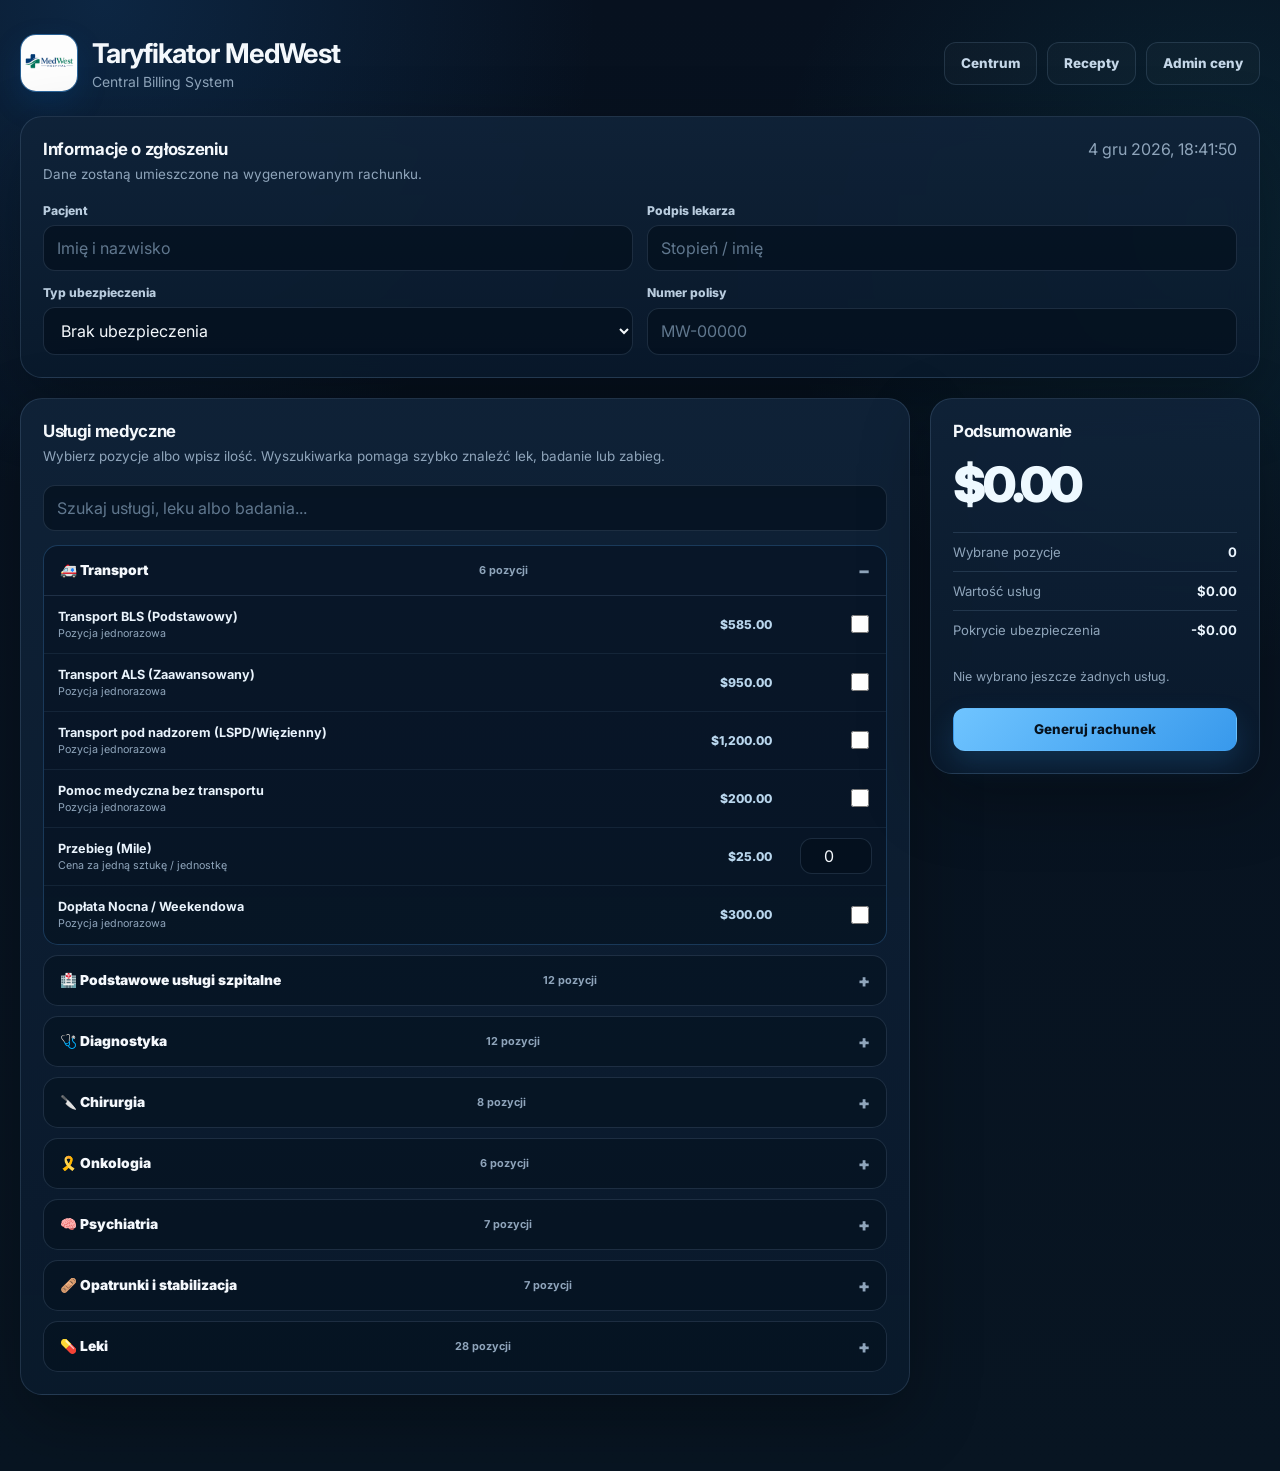
<file: index.html>
<!DOCTYPE html>
<html lang="pl">
<head>
  <meta charset="UTF-8">
  <meta name="viewport" content="width=device-width, initial-scale=1.0">
  <title>MedWest Hospital — Taryfikator</title>
  <link rel="preconnect" href="https://fonts.googleapis.com">
  <link rel="preconnect" href="https://fonts.gstatic.com" crossorigin>
  <link href="https://fonts.googleapis.com/css2?family=Inter:wght@400;600;700;800;900&display=swap" rel="stylesheet">
  <link rel="stylesheet" href="assets/css/style.css">
</head>
<body>
  <main class="app-shell">
    <header class="topbar">
      <div class="brand">
        <div class="logo">
    <img src="assets/img/logo1.png" alt="MedWest Logo" width="58" height="58" onerror="this.hidden=true;this.parentElement.classList.add('logo-fallback')">
</div>
        <div>
          <h1>Taryfikator MedWest</h1>
          <p>Central Billing System</p>
        </div>
      </div>
      <nav class="nav">
        <a href="centrum.html">Centrum</a>
        <a href="recepta.html">Recepty</a>
        <button class="ghost-btn" onclick="openAdmin()">Admin ceny</button>
      </nav>
    </header>

    <section class="panel">
      <div class="panel-title">
        <div>
          <h2>Informacje o zgłoszeniu</h2>
          <p>Dane zostaną umieszczone na wygenerowanym rachunku.</p>
        </div>
        <div id="clock" style="color:var(--muted)"></div>
      </div>
      <div class="form-grid">
        <div class="field"><label>Pacjent</label><input id="patientName" placeholder="Imię i nazwisko"></div>
        <div class="field"><label>Podpis lekarza</label><input id="doctorName" placeholder="Stopień / imię"></div>
        <div class="field"><label>Typ ubezpieczenia</label><select id="insuranceType" oninput="calculate()"><option data-rate="0" value="none">Brak ubezpieczenia</option><option data-rate="0.40" value="basic">Podstawowe — 40%</option><option data-rate="0.60" value="extended">Rozszerzone — 60%</option><option data-rate="0.80" value="advanced">Zaawansowane — 80%</option></select></div>
        <div class="field"><label>Numer polisy</label><input id="policyNumber" placeholder="MW-00000"></div>
      </div>
    </section>

    <section id="adminPanel" class="panel admin-panel">
      <div class="panel-title">
        <div>
          <h2>Panel zarządzania cenami</h2>
          <p>Zmiany zapisują się w pamięci przeglądarki.</p>
        </div>
        <button class="danger-btn" onclick="resetPrices()">Reset cen</button>
      </div>
      <div id="adminGrid" class="admin-grid"></div>
      <button class="primary-btn" style="margin-top:14px" onclick="savePrices()">Zapisz ceny</button>
    </section>

    <section class="tools">
      <div class="panel">
        <div class="panel-title">
          <div>
            <h2>Usługi medyczne</h2>
            <p>Wybierz pozycje albo wpisz ilość. Wyszukiwarka pomaga szybko znaleźć lek, badanie lub zabieg.</p>
          </div>
        </div>
        <input id="serviceSearch" placeholder="Szukaj usługi, leku albo badania..." style="margin-bottom:14px">
        <div id="categoryList" class="category-list"></div>
      </div>

      <aside class="panel summary-box">
        <h2 style="margin:0">Podsumowanie</h2>
        <div class="summary-total" id="final">$0.00</div>
        <div class="summary-row"><span>Wybrane pozycje</span><strong id="selectedCount">0</strong></div>
        <div class="summary-row"><span>Wartość usług</span><strong id="subtotal">$0.00</strong></div>
        <div class="summary-row"><span>Pokrycie ubezpieczenia</span><strong id="discount">-$0.00</strong></div>
        <div id="selectedList" class="selected-list"></div>
        <button class="primary-btn" style="width:100%" onclick="generateInvoice()">Generuj rachunek</button>
      </aside>
    </section>
  </main>
  <div id="toast" class="toast"></div>
  <script src="assets/js/common.js"></script>
  <script src="assets/js/services-data.js"></script>
  <script src="assets/js/billing.js"></script>
</body>
</html>
</file>
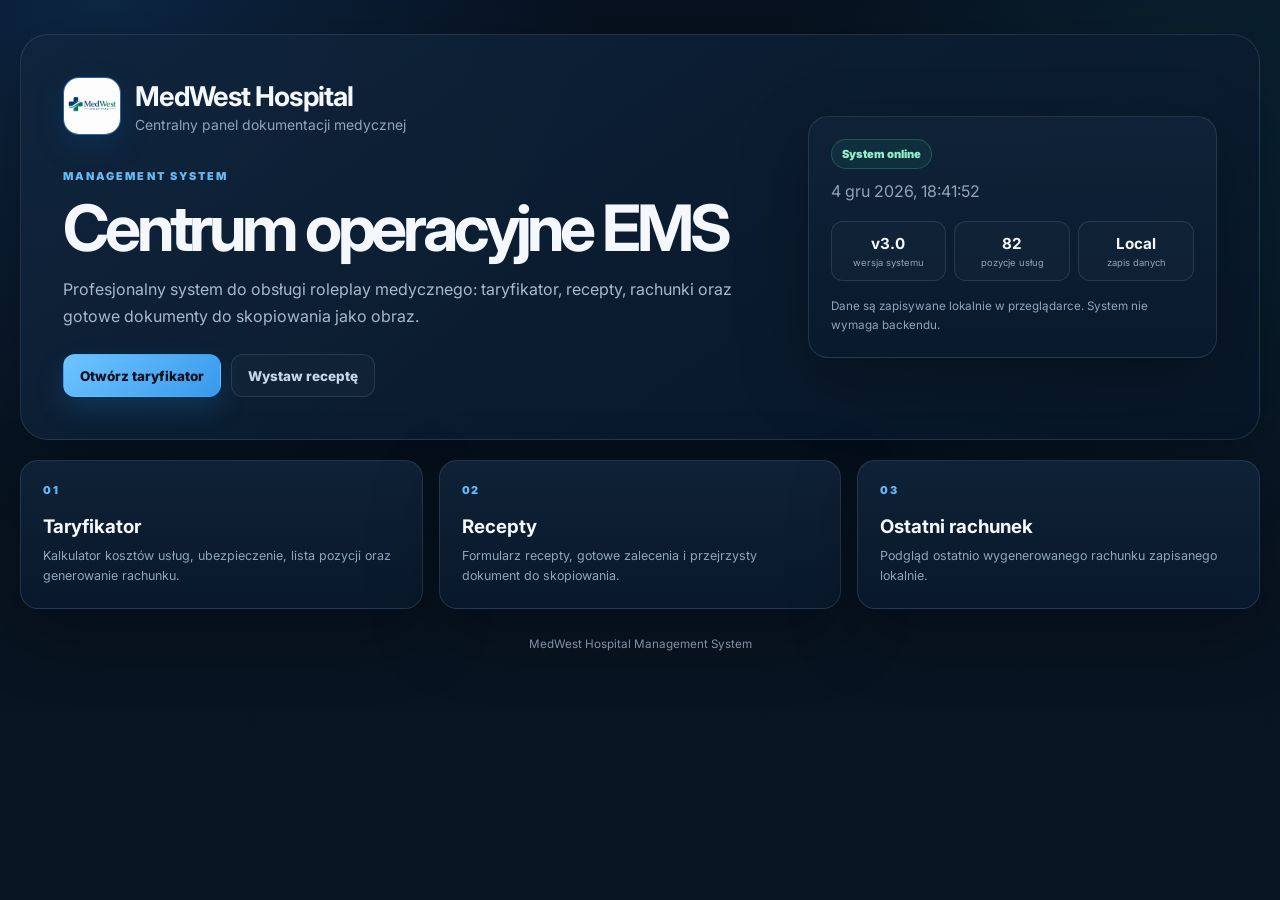
<file: centrum.html>
<!DOCTYPE html>
<html lang="pl">
<head>
  <meta charset="UTF-8">
  <meta name="viewport" content="width=device-width, initial-scale=1.0">
  <title>MedWest Hospital — Centrum</title>
  <link rel="preconnect" href="https://fonts.googleapis.com">
  <link rel="preconnect" href="https://fonts.gstatic.com" crossorigin>
  <link href="https://fonts.googleapis.com/css2?family=Inter:wght@400;600;700;800;900&display=swap" rel="stylesheet">
  <link rel="stylesheet" href="assets/css/style.css">
</head>
<body>
  <main class="app-shell">
    <section class="hero">
      <div>
        <div class="brand">
          <div class="logo">
    <img src="assets/img/logo1.png" alt="MedWest Logo" width="58" height="58" onerror="this.hidden=true;this.parentElement.classList.add('logo-fallback')">
</div>
          <div>
            <h1>MedWest Hospital</h1>
            <p>Centralny panel dokumentacji medycznej</p>
          </div>
        </div>

        <div class="eyebrow" style="margin-top:34px">Management System</div>
        <h2>Centrum operacyjne EMS</h2>
        <p>Profesjonalny system do obsługi roleplay medycznego: taryfikator, recepty, rachunki oraz gotowe dokumenty do skopiowania jako obraz.</p>

        <div class="hero-actions">
          <a class="primary-btn" href="index.html">Otwórz taryfikator</a>
          <a class="ghost-btn" href="recepta.html">Wystaw receptę</a>
        </div>
      </div>

      <aside class="status-card">
        <div class="status-pill">System online</div>
        <div id="clock" style="margin-top:12px;color:var(--muted)"></div>
        <div class="stats">
          <div class="stat"><strong>v3.0</strong><span>wersja systemu</span></div>
          <div class="stat"><strong>82</strong><span>pozycje usług</span></div>
          <div class="stat"><strong>Local</strong><span>zapis danych</span></div>
        </div>
        <p class="subtle-note" style="margin:16px 0 0">Dane są zapisywane lokalnie w przeglądarce. System nie wymaga backendu.</p>
      </aside>
    </section>

    <section class="grid">
      <a class="menu-card" href="index.html">
        <div class="icon">01</div>
        <h3>Taryfikator</h3>
        <p>Kalkulator kosztów usług, ubezpieczenie, lista pozycji oraz generowanie rachunku.</p>
      </a>
      <a class="menu-card" href="recepta.html">
        <div class="icon">02</div>
        <h3>Recepty</h3>
        <p>Formularz recepty, gotowe zalecenia i przejrzysty dokument do skopiowania.</p>
      </a>
      <a class="menu-card" href="rachunek.html">
        <div class="icon">03</div>
        <h3>Ostatni rachunek</h3>
        <p>Podgląd ostatnio wygenerowanego rachunku zapisanego lokalnie.</p>
      </a>
    </section>

    <p class="subtle-note" style="text-align:center;margin-top:26px">MedWest Hospital Management System</p>
  </main>
  <div id="toast" class="toast"></div>
  <script src="assets/js/common.js"></script>
</body>
</html>
</file>
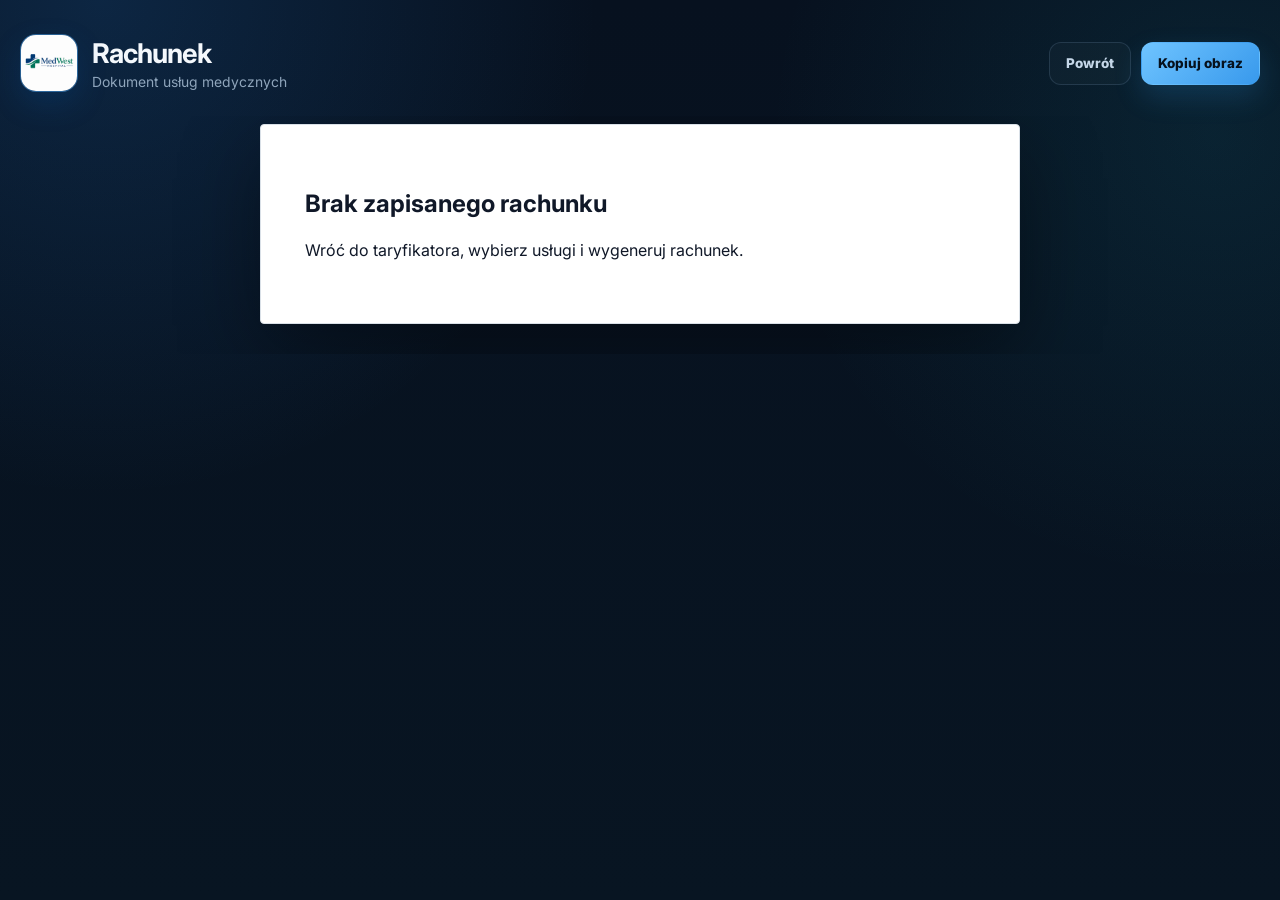
<file: rachunek.html>
<!DOCTYPE html>
<html lang="pl">
<head>
  <meta charset="UTF-8">
  <meta name="viewport" content="width=device-width, initial-scale=1.0">
  <title>MedWest Hospital — Rachunek</title>
  <script src="assets/js/vendor/html2canvas.min.js"></script>
  <link rel="preconnect" href="https://fonts.googleapis.com">
  <link rel="preconnect" href="https://fonts.gstatic.com" crossorigin>
  <link href="https://fonts.googleapis.com/css2?family=Inter:wght@400;600;700;800;900&display=swap" rel="stylesheet">
  <link rel="stylesheet" href="assets/css/style.css">
</head>
<body>
  <main class="app-shell">
    <header class="topbar">
      <div class="brand">
        <div class="logo">
    <img src="assets/img/logo1.png" alt="MedWest Logo" width="58" height="58" onerror="this.hidden=true;this.parentElement.classList.add('logo-fallback')">
</div>
        <div>
          <h1>Rachunek</h1>
          <p>Dokument usług medycznych</p>
        </div>
      </div>
      <nav class="nav">
        <a href="index.html">Powrót</a>
        <button class="primary-btn" onclick="copyElementAsImage('#invoiceCapture', this)">Kopiuj obraz</button>
      </nav>
    </header>

    <section class="document-wrap">
      <div id="invoiceCapture" class="document">
        <div id="invoiceDoc">
          <div class="doc-head">
            <div>
              <h2>Medical Services Invoice</h2>
              <p style="margin:6px 0 0">MedWest Hospital</p>
              <p style="color:#657386;margin:8px 0 0">REF: <span id="docRef"></span></p>
            </div>
            <div class="doc-logo"> <img src="assets/img/logo1.png" alt="MedWest Logo" width="70" height="70" onerror="this.hidden=true;this.parentElement.classList.add('logo-fallback')"></div>
          </div>

          <p><strong>DATA:</strong> <span id="docDate"></span><br><strong>PACJENT:</strong> <span id="docPatient"></span><br><strong>LEKARZ:</strong> <span id="docDoctor"></span></p>
          <p><strong>UBEZPIECZENIE:</strong> <span id="docInsurance"></span><br><strong>NUMER POLISY:</strong> <span id="docPolicy"></span></p>

          <table class="doc-table">
            <thead><tr><th>Opis usługi</th><th style="text-align:center">Ilość</th><th style="text-align:right">Koszt</th></tr></thead>
            <tbody id="docItems"></tbody>
          </table>

          <p style="text-align:right;margin:0">Wartość usług: <strong id="docSubtotal"></strong></p>
          <p style="text-align:right;color:#198754;margin:6px 0">Pokrycie ubezpieczenia: <strong id="docDiscount"></strong></p>
          <div class="doc-total">DO ZAPŁATY: <span id="docTotal"></span></div>

          <div style="margin-top:38px;display:flex;justify-content:space-between;gap:20px;align-items:flex-end">
            <div><small>STATUS: ZATWIERDZONO</small><br><small>LOKALIZACJA: MedWest Hospital</small></div>
            <div style="text-align:right"><small>PODPIS LEKARZA:</small><br><strong id="docDoctor2" style="border-bottom:1px solid #111;min-width:190px;display:inline-block"></strong></div>
          </div>
          <p style="border-top:1px dashed #9aa6b2;padding-top:12px;margin-top:30px;font-size:.78rem;color:#667085">Dokument wygenerowany przez MedWest Hospital Management System.</p>
        </div>
      </div>
    </section>
  </main>
  <div id="toast" class="toast"></div>
  <script src="assets/js/common.js"></script>
  <script src="assets/js/invoice.js"></script>
  <script>window.addEventListener('DOMContentLoaded',()=>{setTimeout(()=>{const a=document.getElementById('docDoctor'),b=document.getElementById('docDoctor2'); if(a&&b)b.textContent=a.textContent},50)})</script>
</body>
</html>
</file>
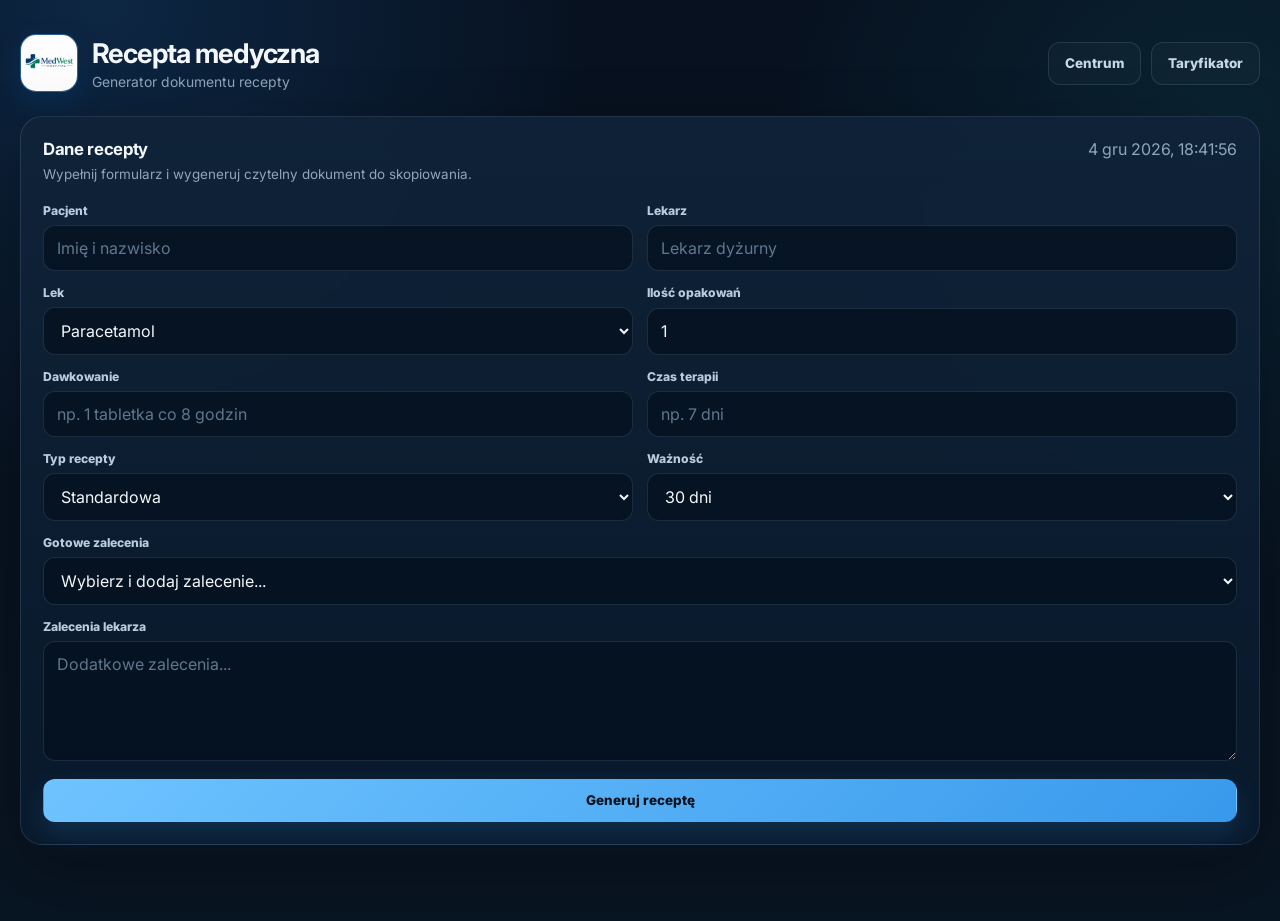
<file: recepta.html>
<!DOCTYPE html>
<html lang="pl">
<head>
  <meta charset="UTF-8">
  <meta name="viewport" content="width=device-width, initial-scale=1.0">
  <title>MedWest Hospital — Recepta</title>
  <link rel="preconnect" href="https://fonts.googleapis.com">
  <link rel="preconnect" href="https://fonts.gstatic.com" crossorigin>
  <link href="https://fonts.googleapis.com/css2?family=Inter:wght@400;600;700;800;900&display=swap" rel="stylesheet">
  <link rel="stylesheet" href="assets/css/style.css">
</head>
<body>
  <main class="app-shell">
    <header class="topbar">
      <div class="brand">
        <div class="logo">
    <img src="assets/img/logo1.png" alt="MedWest Logo" width="58" height="58" onerror="this.hidden=true;this.parentElement.classList.add('logo-fallback')">
</div>
        <div>
          <h1>Recepta medyczna</h1>
          <p>Generator dokumentu recepty</p>
        </div>
      </div>
      <nav class="nav">
        <a href="centrum.html">Centrum</a>
        <a href="index.html">Taryfikator</a>
      </nav>
    </header>

    <section class="panel">
      <div class="panel-title">
        <div>
          <h2>Dane recepty</h2>
          <p>Wypełnij formularz i wygeneruj czytelny dokument do skopiowania.</p>
        </div>
        <div id="clock" style="color:var(--muted)"></div>
      </div>

      <div class="form-grid">
        <div class="field"><label>Pacjent</label><input type="text" id="patient" placeholder="Imię i nazwisko"></div>
        <div class="field"><label>Lekarz</label><input type="text" id="doctor" placeholder="Lekarz dyżurny"></div>
        <div class="field"><label>Lek</label><select id="medicine"><optgroup label="Leki przeciwbólowe"><option>Paracetamol</option><option>Ibuprofen</option><option>Aspirin</option><option>Morphine</option></optgroup><optgroup label="Antybiotyki"><option>Amoxicillin</option><option>Azithromycin</option><option>Doxycycline</option></optgroup><optgroup label="Psychiatryczne"><option>Diazepam</option><option>Sertraline</option><option>Escitalopram</option></optgroup><optgroup label="Kardiologiczne"><option>Nitroglycerin</option><option>Warfarin</option></optgroup><optgroup label="Ratunkowe"><option>Epinephrine</option><option>Saline IV</option><option>Ketamine</option></optgroup></select></div>
        <div class="field"><label>Ilość opakowań</label><input type="number" id="packs" value="1" min="1" max="10"></div>
        <div class="field"><label>Dawkowanie</label><input type="text" id="dosage" placeholder="np. 1 tabletka co 8 godzin"></div>
        <div class="field"><label>Czas terapii</label><input type="text" id="duration" placeholder="np. 7 dni"></div>
        <div class="field"><label>Typ recepty</label><select id="priority"><option>Standardowa</option><option>Pilna</option><option>Kontynuacja leczenia</option></select></div>
        <div class="field"><label>Ważność</label><select id="validity"><option>7 dni</option><option>14 dni</option><option selected>30 dni</option><option>90 dni</option></select></div>
        <div class="field full"><label>Gotowe zalecenia</label><select id="presetNotes" onchange="applyPresetNotes()"><option value="">Wybierz i dodaj zalecenie...</option><option value="Przyjmować po posiłku.">Przyjmować po posiłku</option><option value="Nie spożywać alkoholu podczas terapii.">Zakaz alkoholu</option><option value="Unikać prowadzenia pojazdów i obsługi maszyn.">Nie prowadzić pojazdów</option><option value="Zgłosić się na kontrolę za 7 dni.">Kontrola za 7 dni</option><option value="Przerwać terapię w przypadku reakcji alergicznej i zgłosić się do lekarza.">Reakcja alergiczna</option></select></div>
        <div class="field full"><label>Zalecenia lekarza</label><textarea id="notes" placeholder="Dodatkowe zalecenia..."></textarea></div>
      </div>
      <button class="primary-btn" style="width:100%;margin-top:18px" onclick="generatePrescription()">Generuj receptę</button>
    </section>
  </main>
  <div id="toast" class="toast"></div>
  <script src="assets/js/common.js"></script>
  <script src="assets/js/prescription.js"></script>
</body>
</html>
</file>
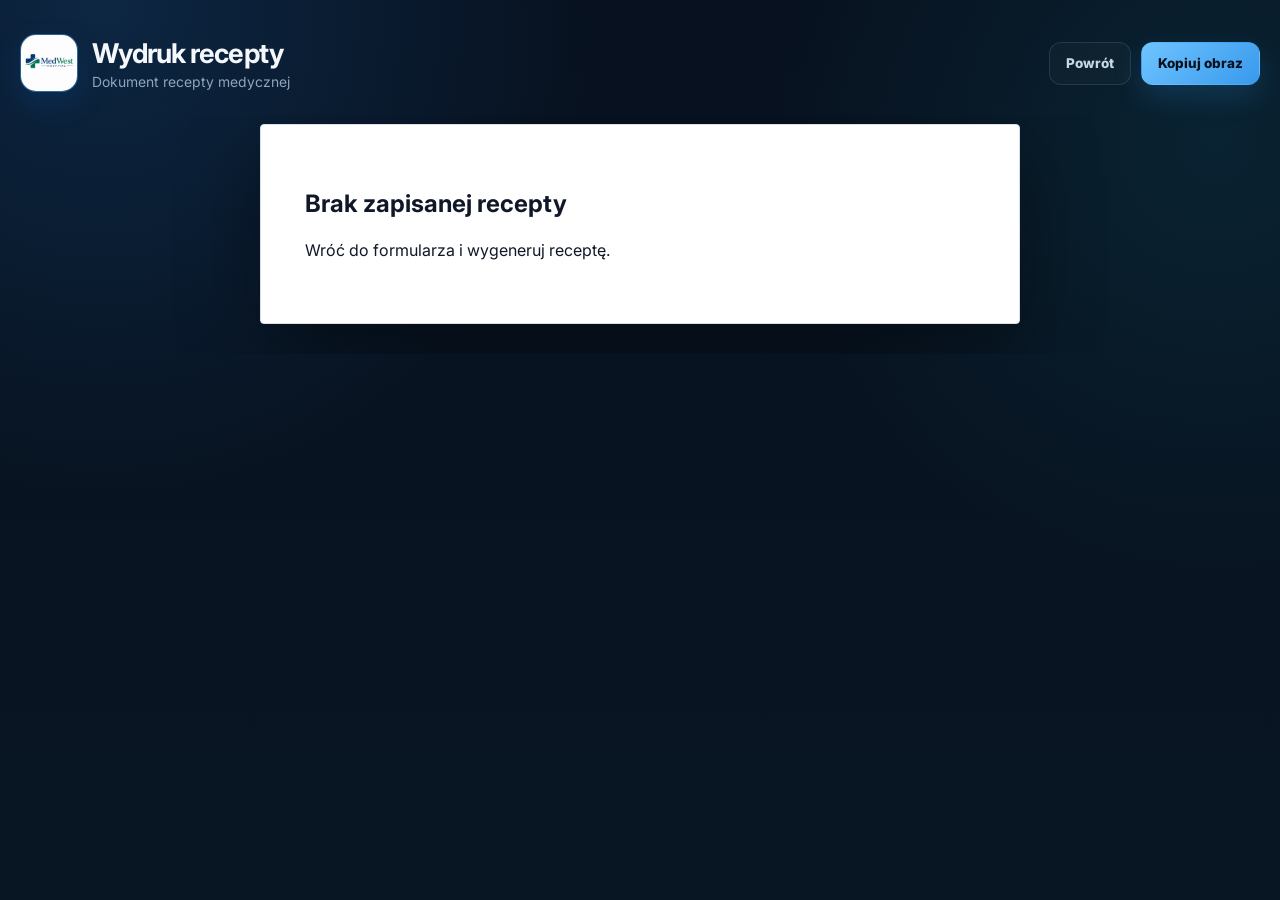
<file: recepta_wydruk.html>
<!DOCTYPE html>
<html lang="pl">
<head>
  <meta charset="UTF-8">
  <meta name="viewport" content="width=device-width, initial-scale=1.0">
  <title>MedWest Hospital — Wydruk recepty</title>
  <script src="assets/js/vendor/html2canvas.min.js"></script>
  <link rel="preconnect" href="https://fonts.googleapis.com">
  <link rel="preconnect" href="https://fonts.gstatic.com" crossorigin>
  <link href="https://fonts.googleapis.com/css2?family=Inter:wght@400;600;700;800;900&display=swap" rel="stylesheet">
  <link rel="stylesheet" href="assets/css/style.css">
</head>
<body>
  <main class="app-shell">
    <header class="topbar">
      <div class="brand">
        <div class="logo">
    <img src="assets/img/logo1.png" alt="MedWest Logo" width="58" height="58" onerror="this.hidden=true;this.parentElement.classList.add('logo-fallback')">
</div>
        <div>
          <h1>Wydruk recepty</h1>
          <p>Dokument recepty medycznej</p>
        </div>
      </div>
      <nav class="nav">
        <a href="recepta.html">Powrót</a>
        <button class="primary-btn" onclick="copyElementAsImage('#prescriptionCapture', this)">Kopiuj obraz</button>
      </nav>
    </header>

    <section class="document-wrap">
      <div id="prescriptionCapture" class="document">
        <div id="rxDoc">
          <div class="doc-head" style="border-bottom-color:#b42318">
            <div>
              <h2>Medical Prescription</h2>
              <p style="margin:6px 0 0">MedWest Hospital</p>
              <p style="color:#b42318;font-weight:900;margin:8px 0 0">OFFICIAL MEDICAL DOCUMENT</p>
              <p style="color:#657386;margin:8px 0 0">REF: <span id="rx_ref"></span></p>
            </div>
            <div class="doc-logo"><img src="assets/img/logo1.png" alt="MedWest Logo" width="70" height="70" onerror="this.hidden=true;this.parentElement.classList.add('logo-fallback')"></div>
          </div>

          <p><strong>DATA:</strong> <span id="rx_date"></span><br><strong>PACJENT:</strong> <span id="rx_patient"></span><br><strong>LEKARZ:</strong> <span id="rx_doctor"></span></p>

          <div style="border:1px solid #d0d5dd;border-radius:14px;padding:18px;margin:18px 0">
            <p><strong>LEK:</strong><br><span id="rx_medicine"></span></p>
            <p><strong>ILOŚĆ:</strong><br><span id="rx_packs"></span> opakowanie(a)</p>
            <p><strong>TYP RECEPTY:</strong><br><span id="rx_priority"></span></p>
            <p><strong>WAŻNOŚĆ:</strong><br><span id="rx_validity"></span></p>
            <p><strong>DAWKOWANIE:</strong><br><span id="rx_dosage"></span></p>
            <p><strong>CZAS TERAPII:</strong><br><span id="rx_duration"></span></p>
          </div>

          <div style="border:1px solid #d0d5dd;border-radius:14px;padding:18px"><strong>ZALECENIA LEKARSKIE:</strong><br><br><span id="rx_notes"></span></div>
          <div style="margin-top:36px;text-align:right"><small>PODPIS LEKARZA:</small><br><strong id="rx_sign" style="border-bottom:1px solid #111;min-width:200px;display:inline-block"></strong><br><div class="stamp">MEDWEST HOSPITAL</div></div>
          <p style="border-top:1px dashed #9aa6b2;padding-top:12px;margin-top:30px;font-size:.78rem;color:#667085">Dokument wygenerowany przez MedWest Hospital Management System.</p>
        </div>
      </div>
    </section>
  </main>
  <div id="toast" class="toast"></div>
  <script src="assets/js/common.js"></script>
  <script src="assets/js/prescription.js"></script>
</body>
</html>
</file>
<file: assets/css/style.css>
:root {
  --bg: #07111f;
  --panel: rgba(12, 28, 48, 0.9);
  --panel-2: rgba(16, 36, 60, 0.84);
  --line: rgba(148, 184, 220, 0.16);
  --line-strong: rgba(91, 172, 255, 0.32);
  --text: #f4f8fc;
  --muted: #8fa5bb;
  --primary: #47a8ff;
  --primary-2: #287ed8;
  --success: #36d399;
  --danger: #ff6b72;
  --shadow: 0 24px 70px rgba(0, 0, 0, 0.3);
}

* { box-sizing: border-box; }
html { min-height: 100%; background: var(--bg); }
body {
  min-height: 100vh;
  margin: 0;
  color: var(--text);
  font-family: Inter, ui-sans-serif, system-ui, -apple-system, BlinkMacSystemFont, "Segoe UI", sans-serif;
  background:
    radial-gradient(circle at 8% 0%, rgba(37, 129, 220, 0.19), transparent 31rem),
    radial-gradient(circle at 95% 15%, rgba(31, 186, 211, 0.1), transparent 28rem),
    linear-gradient(180deg, #07111f 0%, #081522 100%);
}

button, input, select, textarea { font: inherit; }
button, a { -webkit-tap-highlight-color: transparent; }
a { color: inherit; }

.app-shell {
  width: min(1240px, calc(100% - 40px));
  margin: 0 auto;
  padding: 34px 0 56px;
}

.topbar {
  display: flex;
  align-items: center;
  justify-content: space-between;
  gap: 24px;
  margin-bottom: 24px;
}

.brand { display: flex; align-items: center; gap: 14px; min-width: 0; }
.brand h1 { margin: 0; font-size: clamp(1.22rem, 2.2vw, 1.7rem); letter-spacing: -0.035em; }
.brand p { margin: 4px 0 0; color: var(--muted); font-size: 0.87rem; }

.logo {
  position: relative;
  display: grid;
  place-items: center;
  flex: 0 0 58px;
  width: 58px;
  height: 58px;
  max-width: 58px;
  max-height: 58px;
  overflow: hidden;
  border: 1px solid rgba(87, 177, 255, 0.36);
  border-radius: 16px;
  background: linear-gradient(145deg, rgba(57, 158, 245, 0.26), rgba(20, 84, 147, 0.22));
  box-shadow: 0 12px 30px rgba(0, 91, 173, 0.2), inset 0 1px 0 rgba(255,255,255,.08);
  color: #dff3ff;
  font-size: 0;
  font-weight: 900;
  letter-spacing: -0.06em;
}
.logo img {
  display: block;
  width: 100% !important;
  height: 100% !important;
  max-width: 58px !important;
  max-height: 58px !important;
  object-fit: contain;
  object-position: center;
}
.logo.logo-fallback::after { content: "MW"; font-size: 1rem; }

.nav { display: flex; align-items: center; justify-content: flex-end; gap: 10px; flex-wrap: wrap; }
.nav a, .primary-btn, .ghost-btn, .danger-btn {
  display: inline-flex;
  align-items: center;
  justify-content: center;
  min-height: 43px;
  padding: 0 16px;
  border: 1px solid transparent;
  border-radius: 12px;
  text-decoration: none;
  font-weight: 800;
  font-size: 0.84rem;
  cursor: pointer;
  transition: transform .16s ease, border-color .16s ease, background .16s ease, box-shadow .16s ease;
}
.nav a, .ghost-btn {
  color: #c5d7e8;
  border-color: var(--line);
  background: rgba(255,255,255,.025);
}
.primary-btn {
  color: #06111d;
  background: linear-gradient(135deg, #6fc4ff, #3899ec);
  box-shadow: 0 12px 28px rgba(46, 143, 226, .2);
}
.danger-btn { color: #ffdfe1; border-color: rgba(255,107,114,.28); background: rgba(255,107,114,.1); }
.nav a:hover, .primary-btn:hover, .ghost-btn:hover, .danger-btn:hover { transform: translateY(-1px); }
.nav a:hover, .ghost-btn:hover { border-color: var(--line-strong); background: rgba(67,153,232,.08); }
.primary-btn:hover { box-shadow: 0 15px 34px rgba(46,143,226,.27); }

.panel, .status-card, .menu-card {
  border: 1px solid var(--line);
  background: linear-gradient(180deg, rgba(16, 35, 57, .92), rgba(10, 26, 44, .9));
  box-shadow: var(--shadow);
  backdrop-filter: blur(16px);
}
.panel { padding: 22px; border-radius: 22px; margin-bottom: 20px; }
.panel-title { display: flex; align-items: flex-start; justify-content: space-between; gap: 18px; margin-bottom: 18px; }
.panel-title h2, .panel h2 { margin: 0; font-size: 1.05rem; letter-spacing: -.02em; }
.panel-title p { margin: 5px 0 0; color: var(--muted); font-size: .84rem; line-height: 1.55; }

.form-grid { display: grid; grid-template-columns: repeat(2, minmax(0,1fr)); gap: 14px; }
.field { display: grid; gap: 7px; }
.field.full { grid-column: 1 / -1; }
.field label { color: #b9ccde; font-size: .76rem; font-weight: 800; }
input, select, textarea {
  width: 100%;
  color: var(--text);
  border: 1px solid var(--line);
  border-radius: 12px;
  outline: none;
  background: rgba(4, 15, 28, .68);
  padding: 12px 13px;
  transition: border-color .16s ease, box-shadow .16s ease, background .16s ease;
}
textarea { min-height: 120px; resize: vertical; }
input::placeholder, textarea::placeholder { color: #60778e; }
input:focus, select:focus, textarea:focus { border-color: rgba(71,168,255,.62); box-shadow: 0 0 0 3px rgba(71,168,255,.11); background: rgba(5,18,33,.9); }
select option, select optgroup { color: #eff7ff; background: #0b1b2d; }

.tools { display: grid; grid-template-columns: minmax(0,1fr) 330px; gap: 20px; align-items: start; }
.tools > .panel { min-width: 0; }
.summary-box { position: sticky; top: 20px; }
.summary-total { margin: 14px 0 18px; font-size: clamp(2.1rem, 5vw, 3.05rem); font-weight: 900; letter-spacing: -.055em; color: #eef9ff; }
.summary-row { display: flex; justify-content: space-between; gap: 14px; padding: 11px 0; border-top: 1px solid var(--line); color: var(--muted); font-size: .82rem; }
.summary-row strong { color: #eaf4fd; }
.selected-list { display: grid; gap: 8px; max-height: 240px; overflow: auto; margin: 12px 0 16px; padding-right: 3px; }
.selected-empty { color: var(--muted); font-size: .78rem; padding: 8px 0; }
.selected-item { display: flex; justify-content: space-between; gap: 10px; border: 1px solid var(--line); border-radius: 11px; padding: 10px; background: rgba(255,255,255,.022); font-size: .75rem; }
.selected-item span:first-child { color: #c9daea; min-width: 0; }
.selected-item strong { white-space: nowrap; color: #eef8ff; }

.category-list { display: grid; gap: 10px; }
.category-card { overflow: hidden; border: 1px solid var(--line); border-radius: 15px; background: rgba(3, 15, 27, .46); }
.category-card[open] { border-color: rgba(75,155,225,.27); }
.category-card summary { display: flex; align-items: center; justify-content: space-between; gap: 16px; padding: 14px 16px; cursor: pointer; list-style: none; font-size: .86rem; font-weight: 900; }
.category-card summary::-webkit-details-marker { display:none; }
.category-card summary::after { content:"+"; color: var(--muted); font-size: 1.1rem; }
.category-card[open] summary::after { content:"−"; }
.category-count { color: var(--muted); font-size: .68rem; font-weight: 700; }
.service-list { border-top: 1px solid var(--line); }
.service-row { display: grid; grid-template-columns: minmax(0,1fr) 95px 88px; align-items: center; gap: 12px; min-height: 58px; padding: 10px 14px; border-bottom: 1px solid rgba(148,184,220,.09); }
.service-row:last-child { border-bottom: 0; }
.service-row:hover { background: rgba(77,156,226,.05); }
.service-name { min-width: 0; }
.service-name strong { display: block; font-size: .79rem; color: #eaf4fd; }
.service-name span { display: block; margin-top: 3px; color: var(--muted); font-size: .67rem; }
.service-price { text-align: right; color: #b9d6ed; font-size: .76rem; font-weight: 800; }
.service-control { display: flex; justify-content: flex-end; }
.service-control input[type="number"] { width: 72px; min-height: 36px; padding: 7px 8px; text-align: center; }
.service-check { display: inline-grid; place-items: center; width: 25px; height: 25px; cursor: pointer; }
.service-check input { width: 18px; height: 18px; accent-color: var(--primary); cursor: pointer; }
.no-results { color: var(--muted); text-align:center; padding: 30px 10px; }

.admin-panel { display: none; }
.admin-panel.visible { display: block; }
.admin-grid { display: grid; grid-template-columns: repeat(3,minmax(0,1fr)); gap: 10px; max-height: 430px; overflow:auto; padding-right: 4px; }
.admin-item { display:grid; gap:6px; border:1px solid var(--line); border-radius:12px; padding:10px; background:rgba(4,15,28,.4); }
.admin-item label { color:#b9ccde; font-size:.69rem; font-weight:700; line-height:1.35; }
.admin-item input { padding:9px 10px; }

.hero { min-height: 360px; display: grid; grid-template-columns: 1.4fr .8fr; gap: 28px; align-items: center; padding: 42px; border: 1px solid var(--line); border-radius: 28px; background: linear-gradient(145deg, rgba(16,37,61,.9), rgba(8,23,40,.9)); box-shadow: var(--shadow); }
.hero h2 { max-width: 720px; margin: 14px 0 13px; font-size: clamp(2rem, 5vw, 4.15rem); line-height: .98; letter-spacing: -.065em; }
.hero > div > p { max-width: 680px; color: #a6bacd; line-height: 1.7; }
.eyebrow { color: #68b9f6; text-transform: uppercase; letter-spacing: .19em; font-size: .68rem; font-weight: 900; }
.hero-actions { display:flex; gap:10px; flex-wrap:wrap; margin-top:24px; }
.status-card { padding: 22px; border-radius: 20px; }
.status-pill { display:inline-flex; padding:7px 10px; border:1px solid rgba(54,211,153,.26); border-radius:999px; color:#8ff0c9; background:rgba(54,211,153,.08); font-size:.7rem; font-weight:900; }
.stats { display:grid; grid-template-columns:repeat(3,1fr); gap:8px; margin-top:20px; }
.stat { border:1px solid var(--line); border-radius:12px; padding:12px 8px; text-align:center; background:rgba(255,255,255,.02); }
.stat strong, .stat span { display:block; }
.stat strong { font-size:.95rem; }
.stat span { margin-top:4px; color:var(--muted); font-size:.59rem; }
.subtle-note { color:var(--muted); font-size:.73rem; line-height:1.6; }
.grid { display:grid; grid-template-columns:repeat(3,minmax(0,1fr)); gap:16px; margin-top:20px; }
.menu-card { display:block; padding:22px; border-radius:18px; text-decoration:none; transition:transform .16s ease,border-color .16s ease; }
.menu-card:hover { transform:translateY(-2px); border-color:var(--line-strong); }
.menu-card .icon { color:#65b8f7; font-size:.68rem; font-weight:900; letter-spacing:.16em; }
.menu-card h3 { margin:18px 0 8px; }
.menu-card p { margin:0; color:var(--muted); font-size:.78rem; line-height:1.6; }

.document-wrap { overflow-x: auto; padding: 8px 0 30px; }
.document {
  width: 760px;
  max-width: 100%;
  margin: 0 auto;
  padding: 44px;
  color: #101828;
  background: #fff;
  border: 1px solid #d9e0e7;
  border-radius: 4px;
  box-shadow: 0 28px 80px rgba(0,0,0,.35);
  text-align: left;
}
.document, .document * { box-sizing: border-box; }
.document p { line-height:1.55; }
.doc-head { display:flex; align-items:center; justify-content:space-between; gap:22px; padding-bottom:18px; margin-bottom:22px; border-bottom:3px solid #101828; }
.doc-head h2 { margin:0; font-size:1.35rem; letter-spacing:-.03em; }
.doc-logo { display:grid; place-items:center; flex:0 0 64px; width:64px; height:64px; border-radius:16px; color:#fff; background:#102a43; font-weight:900; letter-spacing:-.06em; }
.doc-table { width:100%; border-collapse:collapse; margin:22px 0; table-layout:fixed; }
.doc-table th { padding:10px 8px; border-bottom:2px solid #101828; font-size:.72rem; text-transform:uppercase; letter-spacing:.04em; }
.doc-table td { padding:10px 8px; border-bottom:1px solid #eaecf0; font-size:.83rem; word-wrap:break-word; }
.doc-table th:first-child, .doc-table td:first-child { padding-left:0; }
.doc-table th:last-child, .doc-table td:last-child { padding-right:0; }
.doc-total { margin-top:16px; padding-top:13px; border-top:3px solid #101828; text-align:right; font-size:1.35rem; font-weight:900; }
.stamp { display:inline-block; margin-top:28px; padding:10px 14px; border:3px solid #b42318; color:#b42318; transform:rotate(-5deg); font-weight:900; }

.toast { position:fixed; z-index:1000; right:24px; bottom:24px; max-width:min(390px,calc(100% - 48px)); padding:13px 16px; border:1px solid var(--line-strong); border-radius:13px; color:#eaf5ff; background:#0d2238; box-shadow:var(--shadow); font-size:.8rem; font-weight:700; opacity:0; pointer-events:none; transform:translateY(10px); transition:.2s ease; }
.toast.show { opacity:1; transform:translateY(0); }
.toast.error { border-color:rgba(255,107,114,.42); background:#31161c; }
.toast.success { border-color:rgba(54,211,153,.36); background:#0e2c26; }

@media (max-width: 920px) {
  .tools { grid-template-columns:1fr; }
  .summary-box { position:static; }
  .hero { grid-template-columns:1fr; padding:30px; }
  .grid { grid-template-columns:1fr; }
  .admin-grid { grid-template-columns:repeat(2,minmax(0,1fr)); }
}
@media (max-width: 680px) {
  .app-shell { width:min(100% - 24px,1240px); padding-top:20px; }
  .topbar { align-items:flex-start; flex-direction:column; }
  .nav { width:100%; justify-content:flex-start; }
  .panel { padding:16px; border-radius:17px; }
  .form-grid { grid-template-columns:1fr; }
  .field.full { grid-column:auto; }
  .service-row { grid-template-columns:minmax(0,1fr) 76px 70px; padding:10px; gap:8px; }
  .service-name span { display:none; }
  .document { width:760px; max-width:none; padding:34px; }
  .document-wrap { margin-left:-12px; margin-right:-12px; padding-left:12px; padding-right:12px; }
  .admin-grid { grid-template-columns:1fr; }
  .stats { grid-template-columns:1fr; }
  .hero { padding:22px; }
}
</file>
